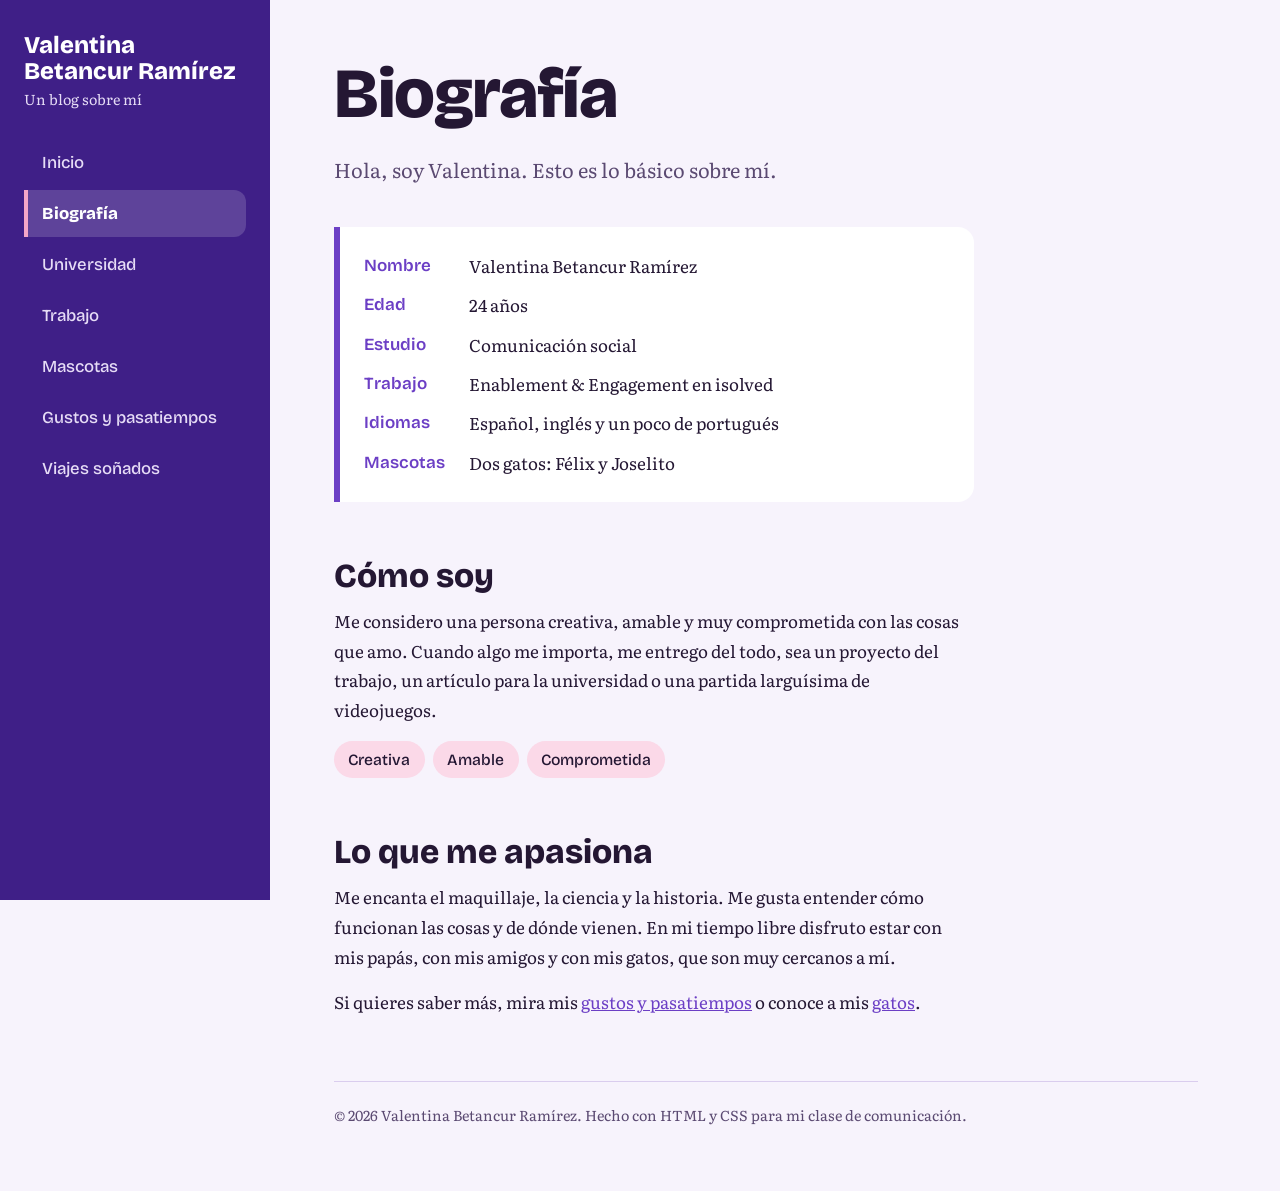
<file: biografia.html>
<!DOCTYPE html>
<html lang="es">
<head>
  <meta charset="UTF-8">
  <meta name="viewport" content="width=device-width, initial-scale=1">
  <title>Biografía · Valentina Betancur Ramírez</title>
  <link rel="preconnect" href="https://fonts.googleapis.com">
  <link rel="preconnect" href="https://fonts.gstatic.com" crossorigin>
  <link href="https://fonts.googleapis.com/css2?family=Bricolage+Grotesque:opsz,wght@12..96,500..800&family=Literata:ital,opsz,wght@0,7..72,400..700;1,7..72,400&display=swap" rel="stylesheet">
  <link rel="stylesheet" href="estilos.css">
</head>
<body>
<div class="estructura">

  <header class="lateral">
    <a class="marca" href="index.html">Valentina Betancur Ramírez<small>Un blog sobre mí</small></a>
    <nav class="menu" aria-label="Menú principal">
      <ul>
        <li><a href="index.html">Inicio</a></li>
        <li><a href="biografia.html" aria-current="page">Biografía</a></li>
        <li><a href="universidad.html">Universidad</a></li>
        <li><a href="trabajo.html">Trabajo</a></li>
        <li><a href="mascotas.html">Mascotas</a></li>
        <li><a href="gustos.html">Gustos y pasatiempos</a></li>
        <li><a href="viajes.html">Viajes soñados</a></li>
      </ul>
    </nav>
  </header>

  <main>

    <div class="pagina-titulo">
      <h1>Biografía</h1>
      <p class="bajada">Hola, soy Valentina. Esto es lo básico sobre mí.</p>
    </div>

    <dl class="datos">
      <dt>Nombre</dt><dd>Valentina Betancur Ramírez</dd>
      <dt>Edad</dt><dd>24 años</dd>
      <dt>Estudio</dt><dd>Comunicación social</dd>
      <dt>Trabajo</dt><dd>Enablement &amp; Engagement en isolved</dd>
      <dt>Idiomas</dt><dd>Español, inglés y un poco de portugués</dd>
      <dt>Mascotas</dt><dd>Dos gatos: Félix y Joselito</dd>
    </dl>

    <section class="seccion">
      <h2>Cómo soy</h2>
      <p class="texto">Me considero una persona creativa, amable y muy comprometida con las cosas que amo. Cuando algo me importa, me entrego del todo, sea un proyecto del trabajo, un artículo para la universidad o una partida larguísima de videojuegos.</p>
      <ul class="chips chips--rosa">
        <li>Creativa</li>
        <li>Amable</li>
        <li>Comprometida</li>
      </ul>
    </section>

    <section class="seccion">
      <h2>Lo que me apasiona</h2>
      <p class="texto">Me encanta el maquillaje, la ciencia y la historia. Me gusta entender cómo funcionan las cosas y de dónde vienen. En mi tiempo libre disfruto estar con mis papás, con mis amigos y con mis gatos, que son muy cercanos a mí.</p>
      <p class="texto">Si quieres saber más, mira mis <a href="gustos.html">gustos y pasatiempos</a> o conoce a mis <a href="mascotas.html">gatos</a>.</p>
    </section>

    <footer class="pie">
      <p>© 2026 Valentina Betancur Ramírez. Hecho con HTML y CSS para mi clase de comunicación.</p>
    </footer>
  </main>

</div>
</body>
</html>
</file>
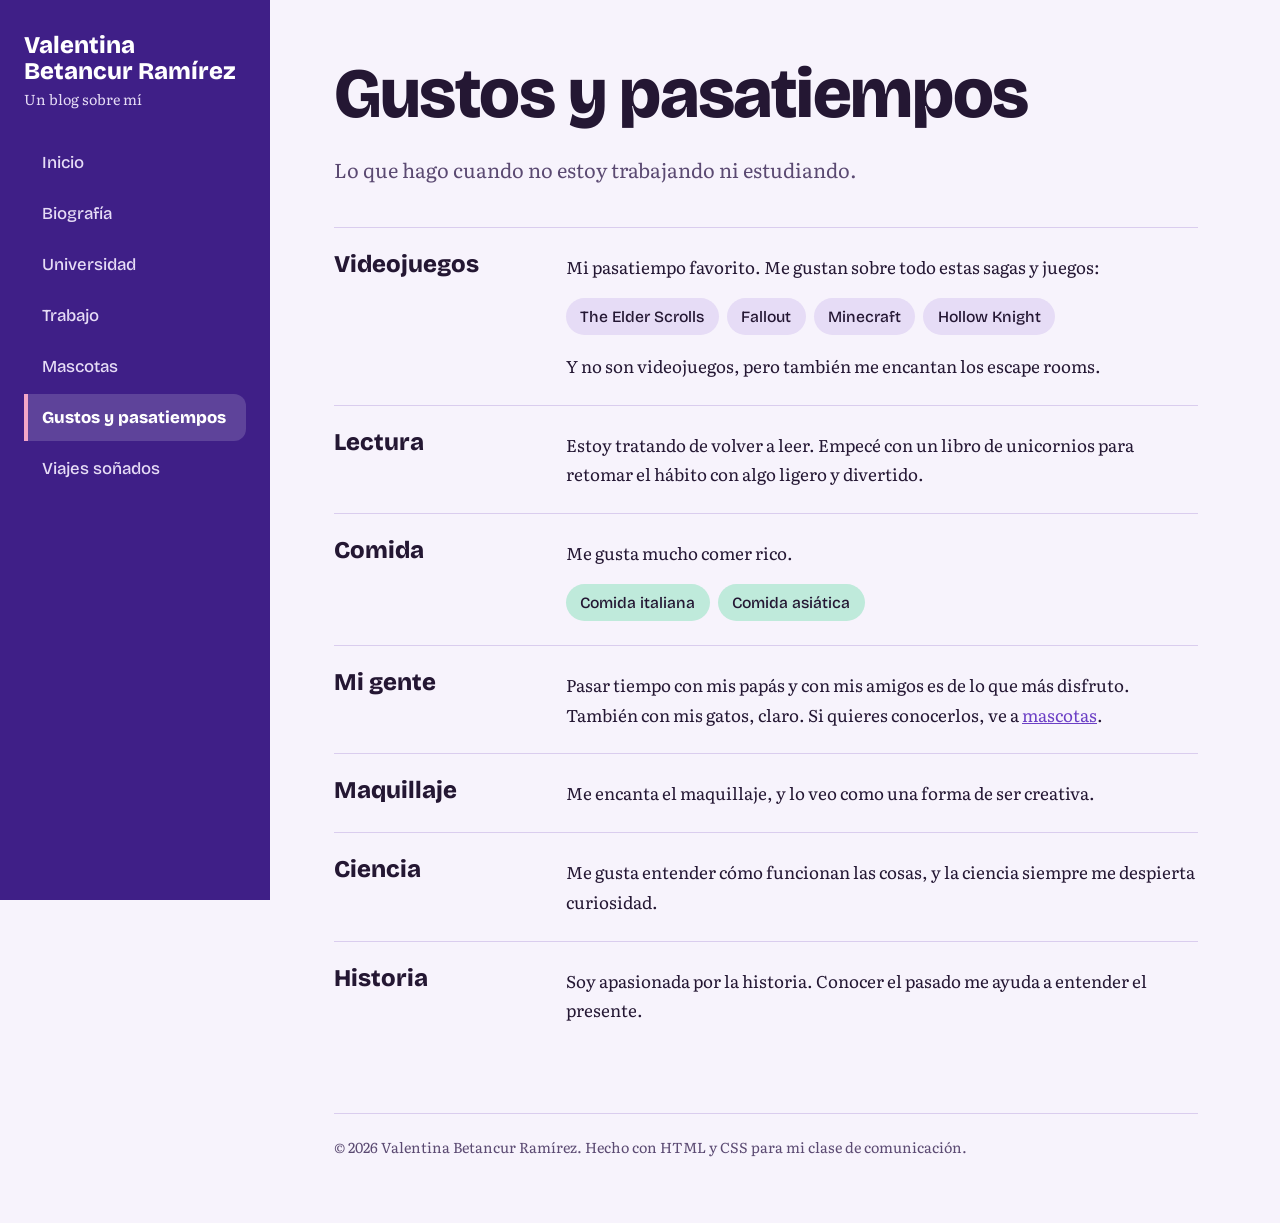
<file: gustos.html>
<!DOCTYPE html>
<html lang="es">
<head>
  <meta charset="UTF-8">
  <meta name="viewport" content="width=device-width, initial-scale=1">
  <title>Gustos y pasatiempos · Valentina Betancur Ramírez</title>
  <link rel="preconnect" href="https://fonts.googleapis.com">
  <link rel="preconnect" href="https://fonts.gstatic.com" crossorigin>
  <link href="https://fonts.googleapis.com/css2?family=Bricolage+Grotesque:opsz,wght@12..96,500..800&family=Literata:ital,opsz,wght@0,7..72,400..700;1,7..72,400&display=swap" rel="stylesheet">
  <link rel="stylesheet" href="estilos.css">
</head>
<body>
<div class="estructura">

  <header class="lateral">
    <a class="marca" href="index.html">Valentina Betancur Ramírez<small>Un blog sobre mí</small></a>
    <nav class="menu" aria-label="Menú principal">
      <ul>
        <li><a href="index.html">Inicio</a></li>
        <li><a href="biografia.html">Biografía</a></li>
        <li><a href="universidad.html">Universidad</a></li>
        <li><a href="trabajo.html">Trabajo</a></li>
        <li><a href="mascotas.html">Mascotas</a></li>
        <li><a href="gustos.html" aria-current="page">Gustos y pasatiempos</a></li>
        <li><a href="viajes.html">Viajes soñados</a></li>
      </ul>
    </nav>
  </header>

  <main>

    <div class="pagina-titulo">
      <h1>Gustos y pasatiempos</h1>
      <p class="bajada">Lo que hago cuando no estoy trabajando ni estudiando.</p>
    </div>

    <div class="bloque">
      <h2>Videojuegos</h2>
      <div>
        <p>Mi pasatiempo favorito. Me gustan sobre todo estas sagas y juegos:</p>
        <ul class="chips">
          <li>The Elder Scrolls</li>
          <li>Fallout</li>
          <li>Minecraft</li>
          <li>Hollow Knight</li>
        </ul>
        <p style="margin-top:1rem">Y no son videojuegos, pero también me encantan los escape rooms.</p>
      </div>
    </div>

    <div class="bloque">
      <h2>Lectura</h2>
      <p>Estoy tratando de volver a leer. Empecé con un libro de unicornios para retomar el hábito con algo ligero y divertido.</p>
    </div>

    <div class="bloque">
      <h2>Comida</h2>
      <div>
        <p>Me gusta mucho comer rico.</p>
        <ul class="chips chips--menta">
          <li>Comida italiana</li>
          <li>Comida asiática</li>
        </ul>
      </div>
    </div>

    <div class="bloque">
      <h2>Mi gente</h2>
      <p>Pasar tiempo con mis papás y con mis amigos es de lo que más disfruto. También con mis gatos, claro. Si quieres conocerlos, ve a <a href="mascotas.html">mascotas</a>.</p>
    </div>

    <div class="bloque">
      <h2>Maquillaje</h2>
      <p>Me encanta el maquillaje, y lo veo como una forma de ser creativa.</p>
    </div>

    <div class="bloque">
      <h2>Ciencia</h2>
      <p>Me gusta entender cómo funcionan las cosas, y la ciencia siempre me despierta curiosidad.</p>
    </div>

    <div class="bloque">
      <h2>Historia</h2>
      <p>Soy apasionada por la historia. Conocer el pasado me ayuda a entender el presente.</p>
    </div>

    <footer class="pie">
      <p>© 2026 Valentina Betancur Ramírez. Hecho con HTML y CSS para mi clase de comunicación.</p>
    </footer>
  </main>

</div>
</body>
</html>
</file>
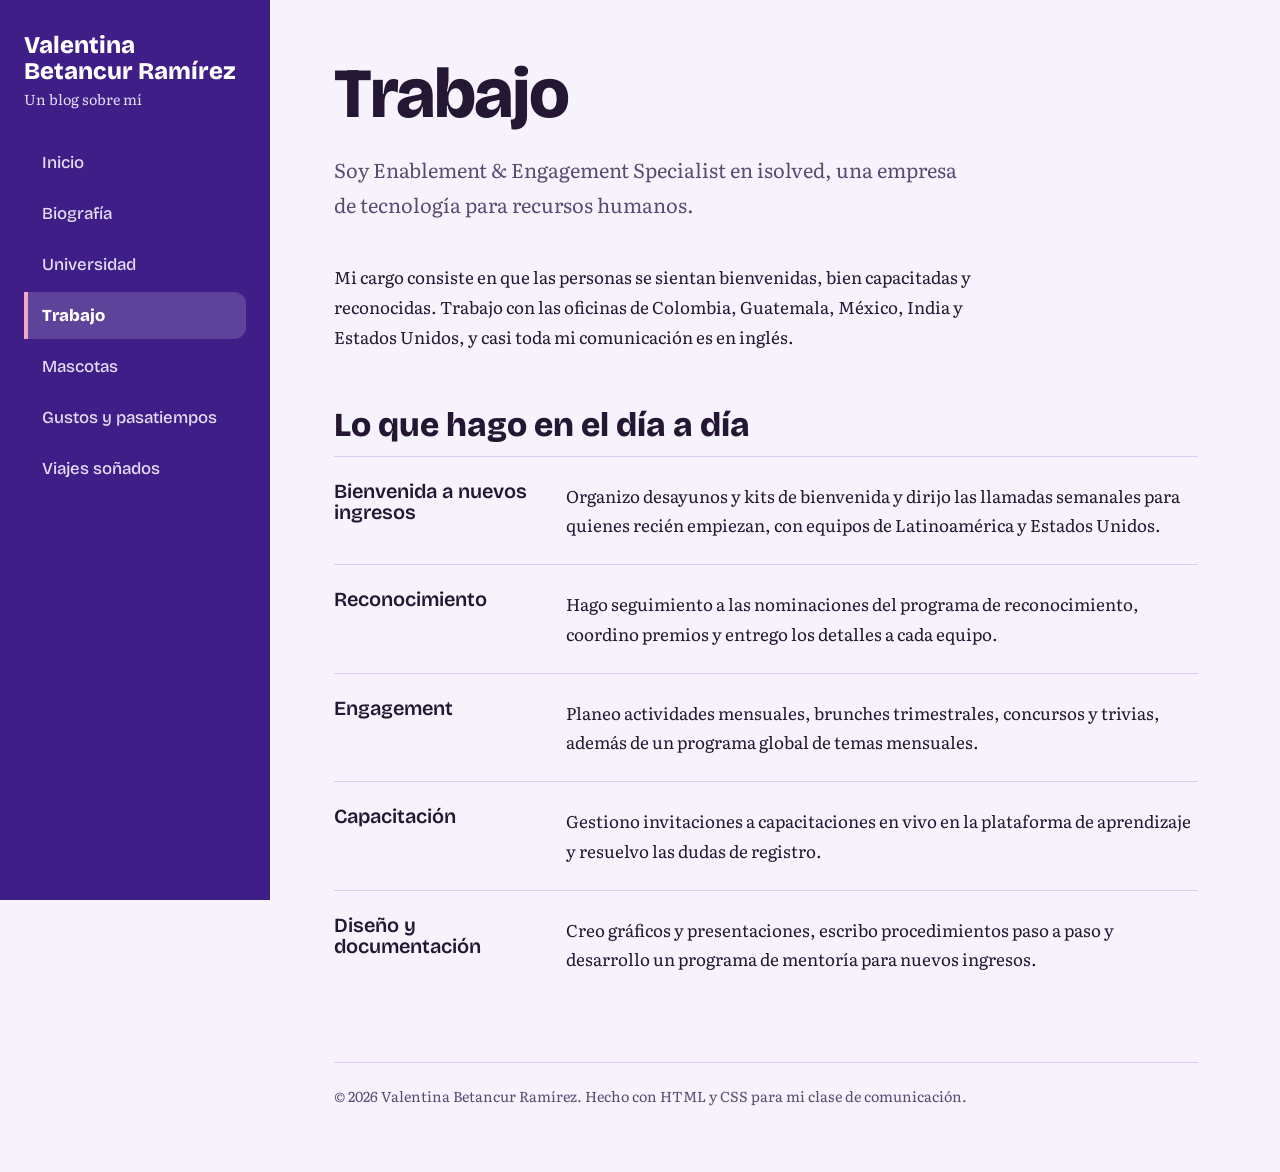
<file: trabajo.html>
<!DOCTYPE html>
<html lang="es">
<head>
  <meta charset="UTF-8">
  <meta name="viewport" content="width=device-width, initial-scale=1">
  <title>Trabajo · Valentina Betancur Ramírez</title>
  <link rel="preconnect" href="https://fonts.googleapis.com">
  <link rel="preconnect" href="https://fonts.gstatic.com" crossorigin>
  <link href="https://fonts.googleapis.com/css2?family=Bricolage+Grotesque:opsz,wght@12..96,500..800&family=Literata:ital,opsz,wght@0,7..72,400..700;1,7..72,400&display=swap" rel="stylesheet">
  <link rel="stylesheet" href="estilos.css">
</head>
<body>
<div class="estructura">

  <header class="lateral">
    <a class="marca" href="index.html">Valentina Betancur Ramírez<small>Un blog sobre mí</small></a>
    <nav class="menu" aria-label="Menú principal">
      <ul>
        <li><a href="index.html">Inicio</a></li>
        <li><a href="biografia.html">Biografía</a></li>
        <li><a href="universidad.html">Universidad</a></li>
        <li><a href="trabajo.html" aria-current="page">Trabajo</a></li>
        <li><a href="mascotas.html">Mascotas</a></li>
        <li><a href="gustos.html">Gustos y pasatiempos</a></li>
        <li><a href="viajes.html">Viajes soñados</a></li>
      </ul>
    </nav>
  </header>

  <main>

    <div class="pagina-titulo">
      <h1>Trabajo</h1>
      <p class="bajada">Soy Enablement &amp; Engagement Specialist en isolved, una empresa de tecnología para recursos humanos.</p>
    </div>

    <p class="texto">Mi cargo consiste en que las personas se sientan bienvenidas, bien capacitadas y reconocidas. Trabajo con las oficinas de Colombia, Guatemala, México, India y Estados Unidos, y casi toda mi comunicación es en inglés.</p>

    <section class="seccion">
      <h2>Lo que hago en el día a día</h2>

      <div class="bloque">
        <h3>Bienvenida a nuevos ingresos</h3>
        <p>Organizo desayunos y kits de bienvenida y dirijo las llamadas semanales para quienes recién empiezan, con equipos de Latinoamérica y Estados Unidos.</p>
      </div>
      <div class="bloque">
        <h3>Reconocimiento</h3>
        <p>Hago seguimiento a las nominaciones del programa de reconocimiento, coordino premios y entrego los detalles a cada equipo.</p>
      </div>
      <div class="bloque">
        <h3>Engagement</h3>
        <p>Planeo actividades mensuales, brunches trimestrales, concursos y trivias, además de un programa global de temas mensuales.</p>
      </div>
      <div class="bloque">
        <h3>Capacitación</h3>
        <p>Gestiono invitaciones a capacitaciones en vivo en la plataforma de aprendizaje y resuelvo las dudas de registro.</p>
      </div>
      <div class="bloque">
        <h3>Diseño y documentación</h3>
        <p>Creo gráficos y presentaciones, escribo procedimientos paso a paso y desarrollo un programa de mentoría para nuevos ingresos.</p>
      </div>
    </section>

    <footer class="pie">
      <p>© 2026 Valentina Betancur Ramírez. Hecho con HTML y CSS para mi clase de comunicación.</p>
    </footer>
  </main>

</div>
</body>
</html>
</file>
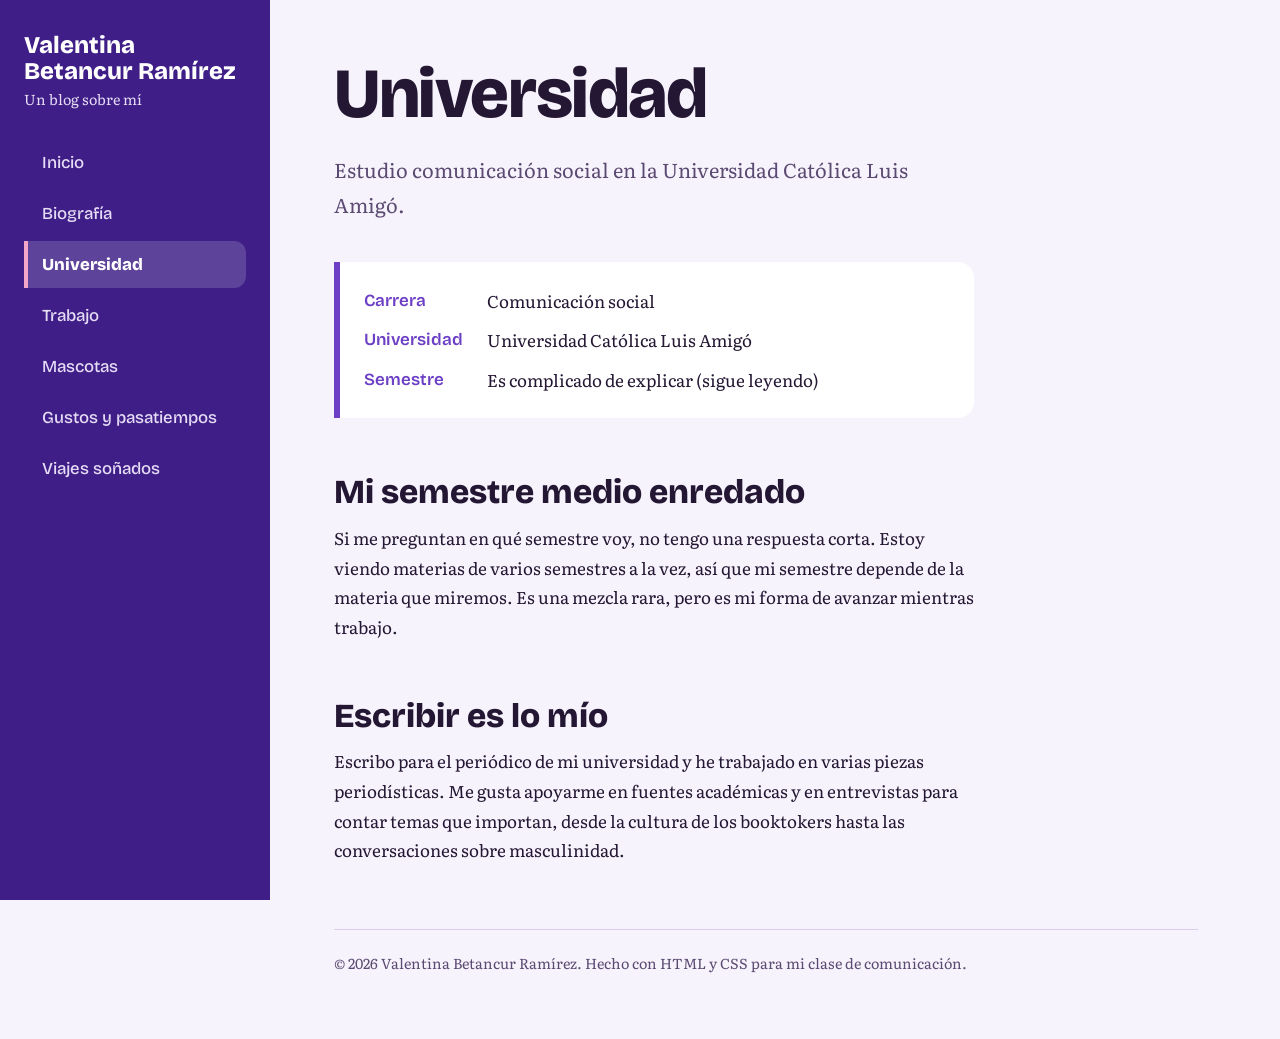
<file: universidad.html>
<!DOCTYPE html>
<html lang="es">
<head>
  <meta charset="UTF-8">
  <meta name="viewport" content="width=device-width, initial-scale=1">
  <title>Universidad · Valentina Betancur Ramírez</title>
  <link rel="preconnect" href="https://fonts.googleapis.com">
  <link rel="preconnect" href="https://fonts.gstatic.com" crossorigin>
  <link href="https://fonts.googleapis.com/css2?family=Bricolage+Grotesque:opsz,wght@12..96,500..800&family=Literata:ital,opsz,wght@0,7..72,400..700;1,7..72,400&display=swap" rel="stylesheet">
  <link rel="stylesheet" href="estilos.css">
</head>
<body>
<div class="estructura">

  <header class="lateral">
    <a class="marca" href="index.html">Valentina Betancur Ramírez<small>Un blog sobre mí</small></a>
    <nav class="menu" aria-label="Menú principal">
      <ul>
        <li><a href="index.html">Inicio</a></li>
        <li><a href="biografia.html">Biografía</a></li>
        <li><a href="universidad.html" aria-current="page">Universidad</a></li>
        <li><a href="trabajo.html">Trabajo</a></li>
        <li><a href="mascotas.html">Mascotas</a></li>
        <li><a href="gustos.html">Gustos y pasatiempos</a></li>
        <li><a href="viajes.html">Viajes soñados</a></li>
      </ul>
    </nav>
  </header>

  <main>

    <div class="pagina-titulo">
      <h1>Universidad</h1>
      <p class="bajada">Estudio comunicación social en la Universidad Católica Luis Amigó.</p>
    </div>

    <dl class="datos">
      <dt>Carrera</dt><dd>Comunicación social</dd>
      <dt>Universidad</dt><dd>Universidad Católica Luis Amigó</dd>
      <dt>Semestre</dt><dd>Es complicado de explicar (sigue leyendo)</dd>
    </dl>

    <section class="seccion">
      <h2>Mi semestre medio enredado</h2>
      <p class="texto">Si me preguntan en qué semestre voy, no tengo una respuesta corta. Estoy viendo materias de varios semestres a la vez, así que mi semestre depende de la materia que miremos. Es una mezcla rara, pero es mi forma de avanzar mientras trabajo.</p>
    </section>

    <section class="seccion">
      <h2>Escribir es lo mío</h2>
      <p class="texto">Escribo para el periódico de mi universidad y he trabajado en varias piezas periodísticas. Me gusta apoyarme en fuentes académicas y en entrevistas para contar temas que importan, desde la cultura de los booktokers hasta las conversaciones sobre masculinidad.</p>
    </section>

    <footer class="pie">
      <p>© 2026 Valentina Betancur Ramírez. Hecho con HTML y CSS para mi clase de comunicación.</p>
    </footer>
  </main>

</div>
</body>
</html>
</file>
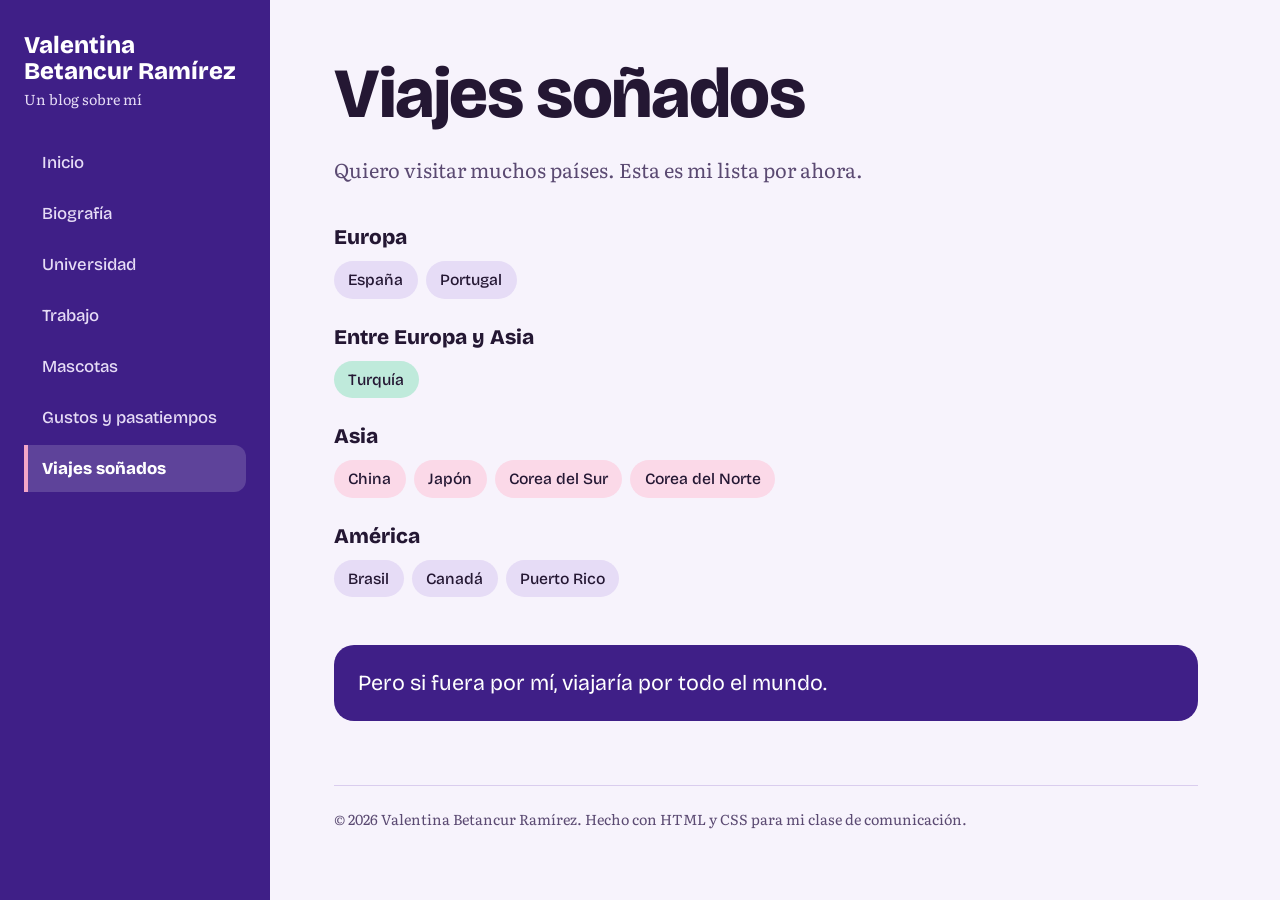
<file: viajes.html>
<!DOCTYPE html>
<html lang="es">
<head>
  <meta charset="UTF-8">
  <meta name="viewport" content="width=device-width, initial-scale=1">
  <title>Viajes soñados · Valentina Betancur Ramírez</title>
  <link rel="preconnect" href="https://fonts.googleapis.com">
  <link rel="preconnect" href="https://fonts.gstatic.com" crossorigin>
  <link href="https://fonts.googleapis.com/css2?family=Bricolage+Grotesque:opsz,wght@12..96,500..800&family=Literata:ital,opsz,wght@0,7..72,400..700;1,7..72,400&display=swap" rel="stylesheet">
  <link rel="stylesheet" href="estilos.css">
</head>
<body>
<div class="estructura">

  <header class="lateral">
    <a class="marca" href="index.html">Valentina Betancur Ramírez<small>Un blog sobre mí</small></a>
    <nav class="menu" aria-label="Menú principal">
      <ul>
        <li><a href="index.html">Inicio</a></li>
        <li><a href="biografia.html">Biografía</a></li>
        <li><a href="universidad.html">Universidad</a></li>
        <li><a href="trabajo.html">Trabajo</a></li>
        <li><a href="mascotas.html">Mascotas</a></li>
        <li><a href="gustos.html">Gustos y pasatiempos</a></li>
        <li><a href="viajes.html" aria-current="page">Viajes soñados</a></li>
      </ul>
    </nav>
  </header>

  <main>

    <div class="pagina-titulo">
      <h1>Viajes soñados</h1>
      <p class="bajada">Quiero visitar muchos países. Esta es mi lista por ahora.</p>
    </div>

    <section class="region">
      <h2>Europa</h2>
      <ul class="chips">
        <li>España</li>
        <li>Portugal</li>
      </ul>
    </section>

    <section class="region">
      <h2>Entre Europa y Asia</h2>
      <ul class="chips chips--menta">
        <li>Turquía</li>
      </ul>
    </section>

    <section class="region">
      <h2>Asia</h2>
      <ul class="chips chips--rosa">
        <li>China</li>
        <li>Japón</li>
        <li>Corea del Sur</li>
        <li>Corea del Norte</li>
      </ul>
    </section>

    <section class="region">
      <h2>América</h2>
      <ul class="chips">
        <li>Brasil</li>
        <li>Canadá</li>
        <li>Puerto Rico</li>
      </ul>
    </section>

    <p class="cierre">Pero si fuera por mí, viajaría por todo el mundo.</p>

    <footer class="pie">
      <p>© 2026 Valentina Betancur Ramírez. Hecho con HTML y CSS para mi clase de comunicación.</p>
    </footer>
  </main>

</div>
</body>
</html>
</file>
<file: estilos.css>
/* ============================================
   Blog de Valentina · estilos compartidos
   Paleta: violeta profundo, lila, rosa y menta
   ============================================ */

:root {
  --tinta: #241733;
  --tinta-suave: #5b4a72;
  --papel: #f7f3fc;
  --blanco: #ffffff;
  --violeta: #6c3fc5;
  --violeta-profundo: #3f1f87;
  --rosa: #f4a6c8;
  --menta: #bfeadb;
  --lila: #e6dcf6;
  --linea: #dacdee;

  --titulos: "Bricolage Grotesque", "Trebuchet MS", system-ui, sans-serif;
  --texto: "Literata", Georgia, "Times New Roman", serif;
}

*, *::before, *::after { box-sizing: border-box; }

html { scroll-behavior: smooth; }

body {
  margin: 0;
  font-family: var(--texto);
  font-size: 1.0625rem;
  line-height: 1.75;
  color: var(--tinta);
  background: var(--papel);
}

img { max-width: 100%; display: block; }

a { color: var(--violeta); }
a:hover { color: var(--violeta-profundo); }

a:focus-visible,
button:focus-visible {
  outline: 3px solid var(--rosa);
  outline-offset: 3px;
  border-radius: 6px;
}

/* ---------- Estructura general ---------- */

.estructura {
  display: grid;
  grid-template-columns: 270px 1fr;
  min-height: 100vh;
}

/* ---------- Menú lateral ---------- */

.lateral {
  position: sticky;
  top: 0;
  height: 100vh;
  padding: 2rem 1.5rem;
  background: var(--violeta-profundo);
  color: var(--blanco);
  display: flex;
  flex-direction: column;
  gap: 2rem;
  overflow-y: auto;
}

.marca {
  font-family: var(--titulos);
  font-weight: 800;
  font-size: 1.5rem;
  line-height: 1.1;
  color: var(--blanco);
  text-decoration: none;
}

.marca small {
  display: block;
  margin-top: 0.4rem;
  font-family: var(--texto);
  font-weight: 400;
  font-size: 0.9rem;
  color: var(--lila);
}

.menu ul {
  list-style: none;
  margin: 0;
  padding: 0;
  display: flex;
  flex-direction: column;
  gap: 0.25rem;
}

.menu a {
  display: block;
  padding: 0.55rem 0.9rem;
  font-family: var(--titulos);
  font-weight: 500;
  font-size: 1.05rem;
  color: var(--lila);
  text-decoration: none;
  border-left: 4px solid transparent;
  border-radius: 0 12px 12px 0;
  transition: background 0.2s, color 0.2s;
}

.menu a:hover {
  background: rgba(255, 255, 255, 0.1);
  color: var(--blanco);
}

.menu a[aria-current="page"] {
  background: rgba(255, 255, 255, 0.16);
  color: var(--blanco);
  border-left-color: var(--rosa);
  font-weight: 800;
}

/* ---------- Contenido principal ---------- */

main {
  padding: 3.5rem clamp(1.25rem, 5vw, 4.5rem) 3rem;
  max-width: 62rem;
}

h1, h2, h3 {
  font-family: var(--titulos);
  line-height: 1.08;
  margin: 0;
}

h1 {
  font-size: clamp(2.4rem, 6vw, 4.4rem);
  font-weight: 800;
  letter-spacing: -0.02em;
}

h2 {
  font-size: clamp(1.5rem, 3vw, 2.1rem);
  font-weight: 800;
  margin-bottom: 0.75rem;
}

h3 {
  font-size: 1.25rem;
  font-weight: 600;
}

p { margin: 0 0 1rem; }

.texto { max-width: 64ch; }

.bajada {
  font-size: 1.25rem;
  color: var(--tinta-suave);
  max-width: 52ch;
  margin-top: 1.25rem;
}

.pagina-titulo { margin-bottom: 2.5rem; }

.seccion { margin-top: 3.5rem; }

/* ---------- Retratos y fotos ---------- */

.retrato {
  position: relative;
  display: grid;
  place-items: center;
  background: var(--rosa);
  color: var(--violeta-profundo);
  font-family: var(--titulos);
  font-weight: 800;
  overflow: hidden;
  margin: 0;
}

.retrato img {
  position: absolute;
  inset: 0;
  width: 100%;
  height: 100%;
  object-fit: cover;
}

.retrato span { font-size: 5rem; line-height: 1; }

.retrato--yo {
  width: min(100%, 340px);
  aspect-ratio: 4 / 5;
  border-radius: 58% 42% 52% 48% / 46% 54% 46% 54%;
}

.retrato--gato {
  width: 100%;
  aspect-ratio: 1 / 1;
  border-radius: 28px;
  background: var(--menta);
}

/* ---------- Inicio ---------- */

.portada {
  display: grid;
  grid-template-columns: 1.4fr 1fr;
  gap: 2.5rem;
  align-items: center;
}

.explorar {
  list-style: none;
  padding: 0;
  margin: 1rem 0 0;
  border-top: 2px solid var(--tinta);
}

.explorar li { border-bottom: 1px solid var(--linea); }

.explorar a {
  display: grid;
  grid-template-columns: 12rem 1fr;
  gap: 1rem;
  align-items: baseline;
  padding: 1rem 0.5rem;
  text-decoration: none;
  color: var(--tinta);
  transition: background 0.2s, padding-left 0.2s;
}

.explorar a:hover {
  background: var(--lila);
  padding-left: 1.1rem;
}

.explorar strong {
  font-family: var(--titulos);
  font-size: 1.3rem;
  color: var(--violeta);
}

.explorar span { color: var(--tinta-suave); }

/* ---------- Datos rápidos ---------- */

.datos {
  display: grid;
  grid-template-columns: max-content 1fr;
  gap: 0.6rem 1.5rem;
  margin: 0;
  padding: 1.5rem;
  background: var(--blanco);
  border-left: 6px solid var(--violeta);
  border-radius: 0 16px 16px 0;
  max-width: 40rem;
}

.datos dt {
  font-family: var(--titulos);
  font-weight: 600;
  color: var(--violeta);
}

.datos dd { margin: 0; }

/* ---------- Chips ---------- */

.chips {
  list-style: none;
  padding: 0;
  margin: 0.75rem 0 0;
  display: flex;
  flex-wrap: wrap;
  gap: 0.5rem;
}

.chips li {
  padding: 0.3rem 0.9rem;
  border-radius: 999px;
  background: var(--lila);
  font-family: var(--titulos);
  font-weight: 500;
  font-size: 0.98rem;
}

.chips--menta li { background: var(--menta); }
.chips--rosa li { background: #fbd9e8; }

/* ---------- Bloques con borde (listas de gustos) ---------- */

.bloque {
  padding: 1.5rem 0;
  border-top: 1px solid var(--linea);
  display: grid;
  grid-template-columns: 13rem 1fr;
  gap: 1.5rem;
}

.bloque h2 { font-size: 1.5rem; margin: 0; }
.bloque p:last-child { margin-bottom: 0; }

/* ---------- Mascotas ---------- */

.gatos {
  display: grid;
  grid-template-columns: repeat(2, 1fr);
  gap: 2.5rem;
}

.gato h2 { margin-top: 1.25rem; margin-bottom: 0.25rem; }

.edad {
  display: inline-block;
  margin-bottom: 0.75rem;
  padding: 0.2rem 0.8rem;
  border-radius: 999px;
  background: var(--violeta);
  color: var(--blanco);
  font-family: var(--titulos);
  font-weight: 600;
  font-size: 0.95rem;
}

/* ---------- Viajes ---------- */

.region {
  margin-top: 1.75rem;
}

.region h2 { font-size: 1.3rem; }

.cierre {
  margin-top: 3rem;
  padding: 1.5rem;
  background: var(--violeta-profundo);
  color: var(--blanco);
  border-radius: 20px;
  font-family: var(--titulos);
  font-size: 1.35rem;
  line-height: 1.3;
}

/* ---------- Pie de página ---------- */

.pie {
  margin-top: 4rem;
  padding-top: 1.25rem;
  border-top: 1px solid var(--linea);
  font-size: 0.9rem;
  color: var(--tinta-suave);
}

/* ---------- Celular y tablet ---------- */

@media (max-width: 860px) {
  .estructura { grid-template-columns: 1fr; }

  .lateral {
    position: static;
    height: auto;
    padding: 1.25rem 1.25rem 1rem;
    gap: 1rem;
  }

  .menu ul { flex-direction: row; flex-wrap: wrap; gap: 0.4rem; }

  .menu a {
    border-left: 0;
    border-radius: 999px;
    padding: 0.4rem 0.9rem;
    background: rgba(255, 255, 255, 0.08);
    font-size: 0.98rem;
  }

  .menu a[aria-current="page"] { background: var(--rosa); color: var(--violeta-profundo); }

  main { padding-top: 2.25rem; }

  .portada { grid-template-columns: 1fr; }
  .portada .retrato--yo { order: -1; width: min(70%, 280px); }

  .explorar a { grid-template-columns: 1fr; gap: 0.1rem; }

  .bloque { grid-template-columns: 1fr; gap: 0.5rem; }

  .gatos { grid-template-columns: 1fr; }
}

@media (prefers-reduced-motion: reduce) {
  html { scroll-behavior: auto; }
  * { transition: none !important; }
}
</file>
